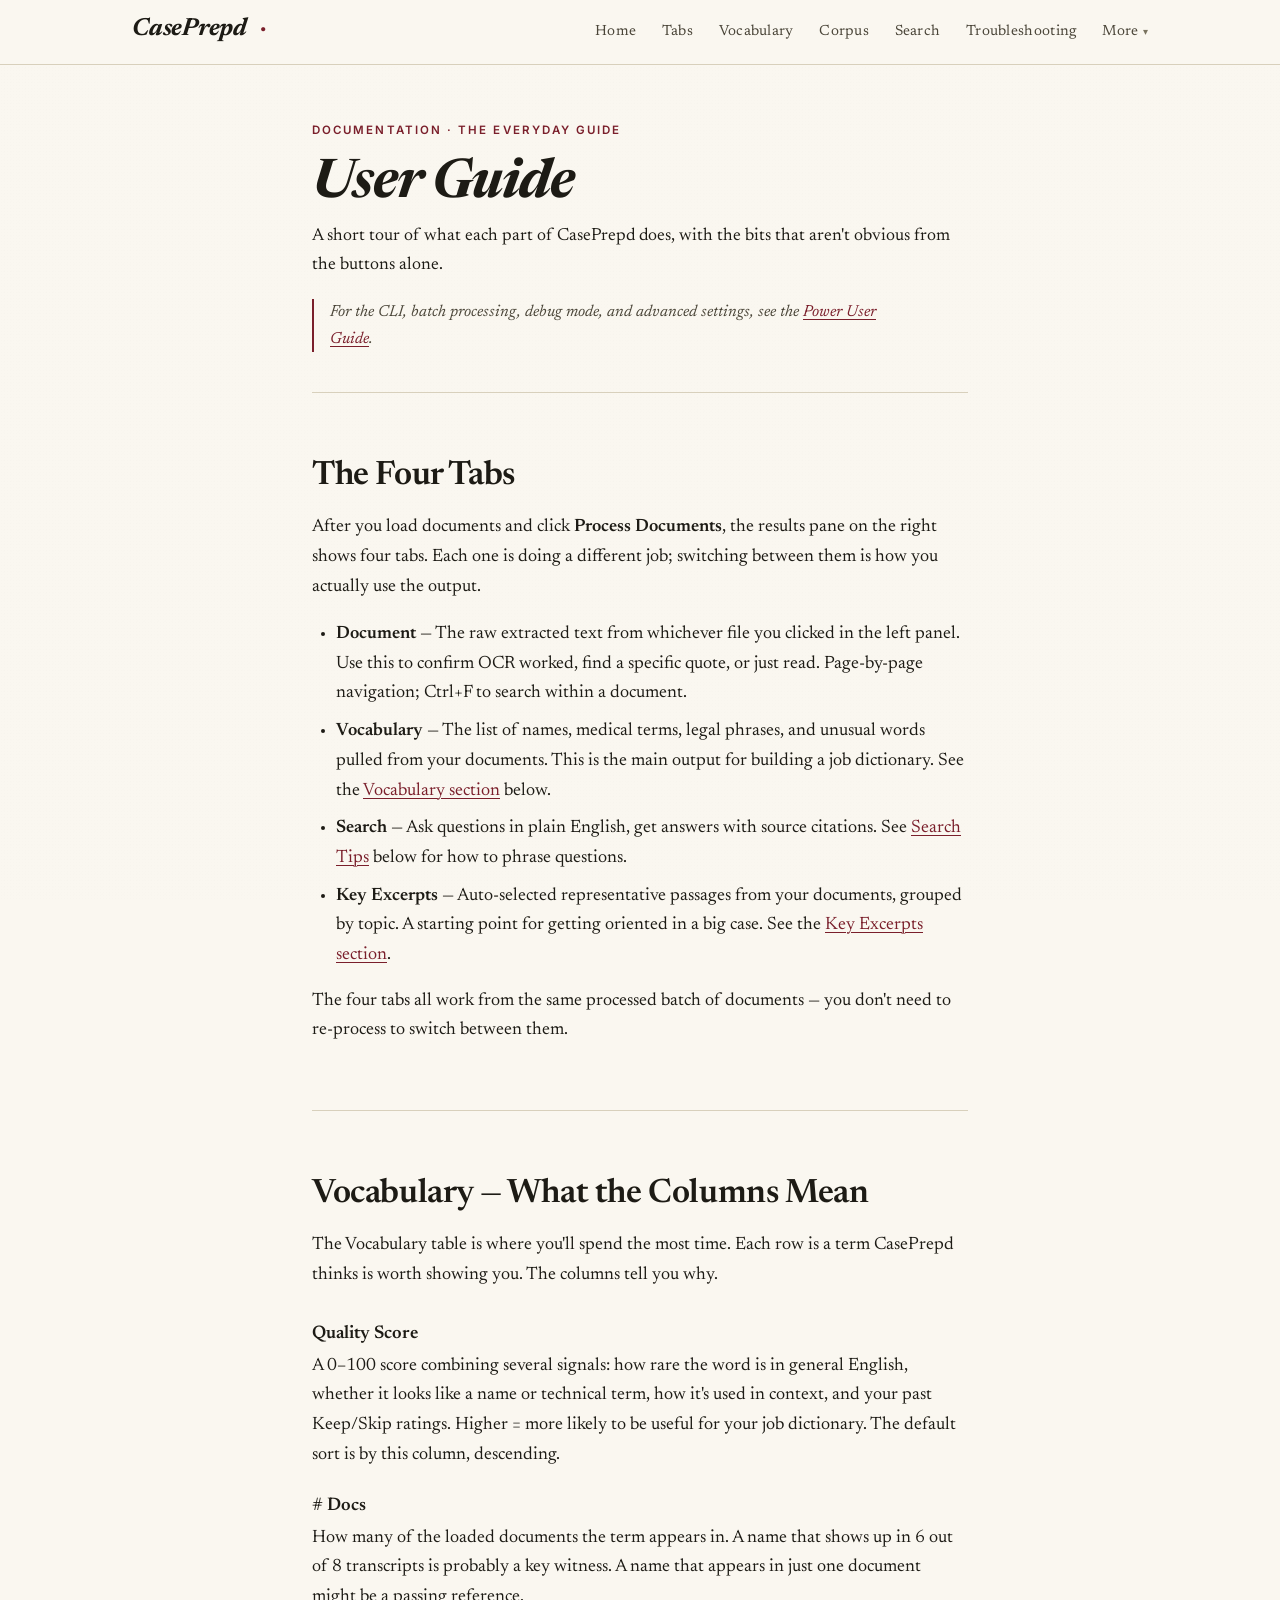
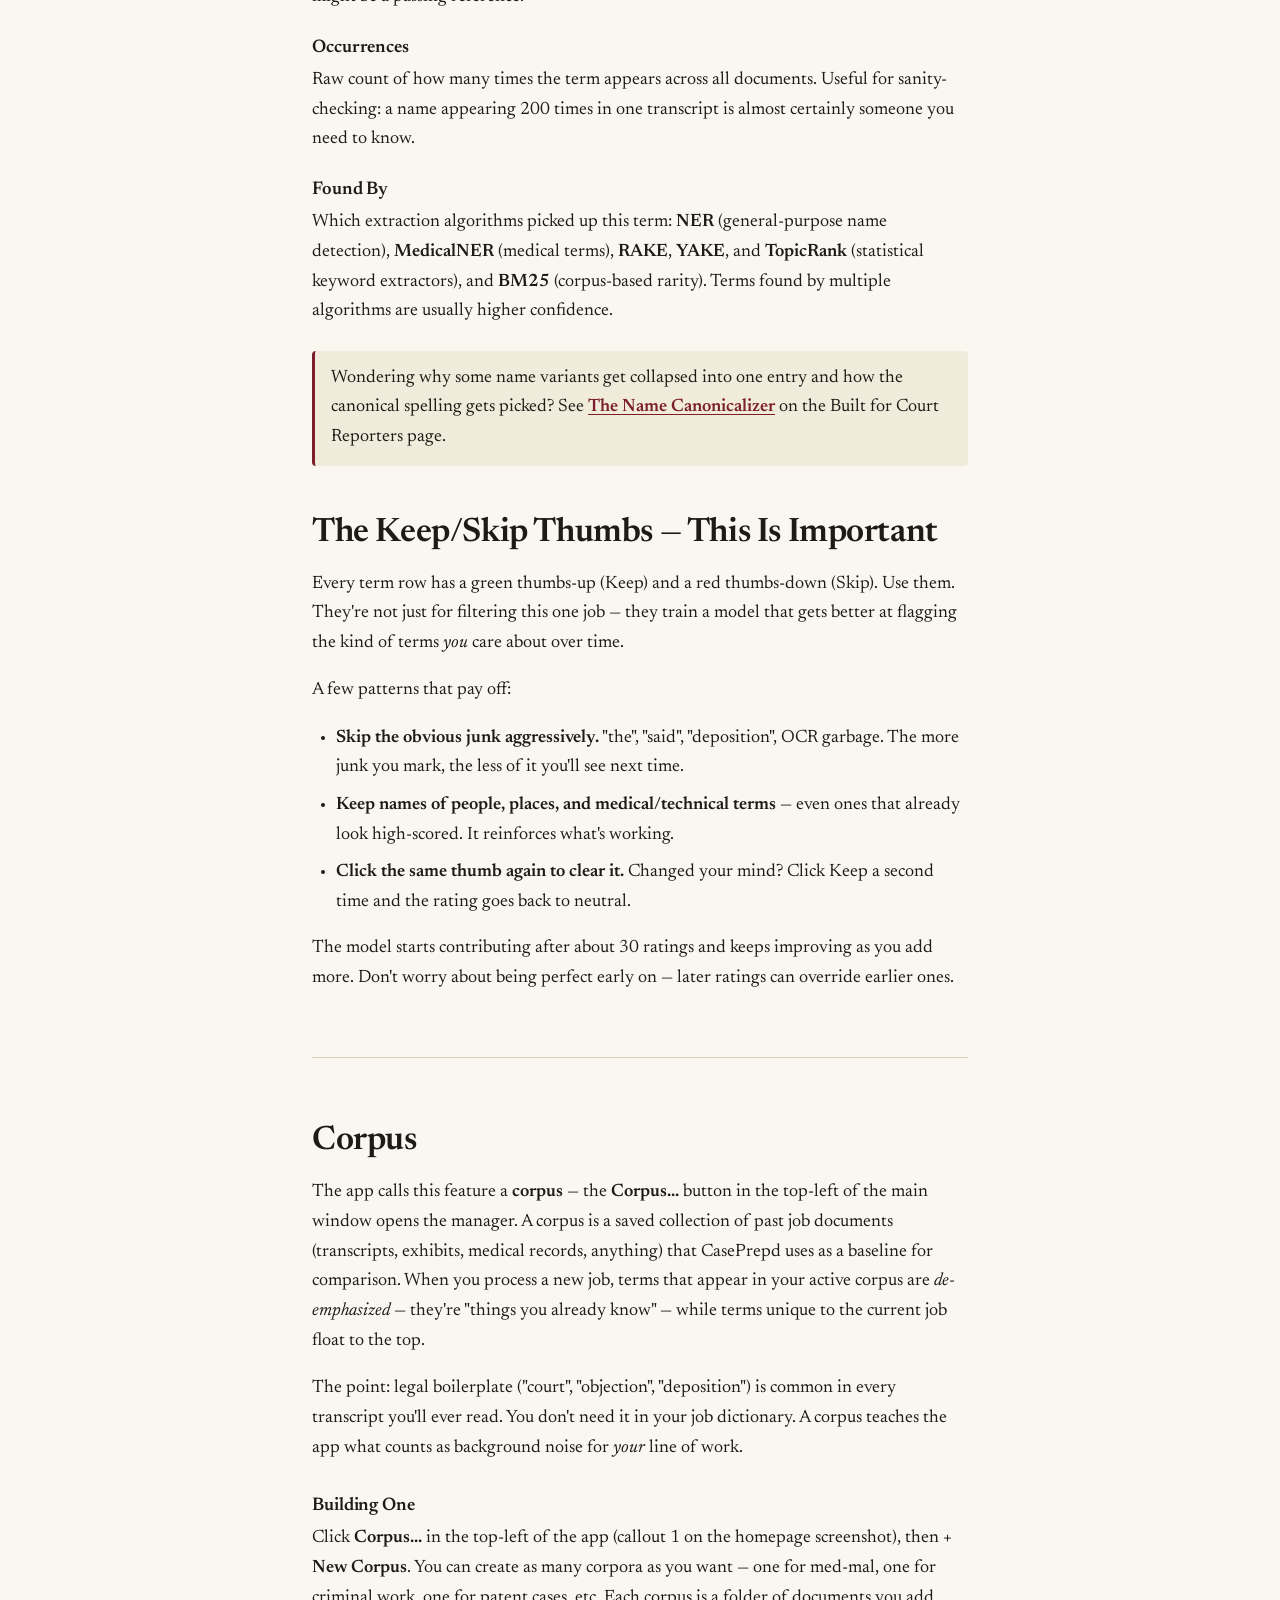
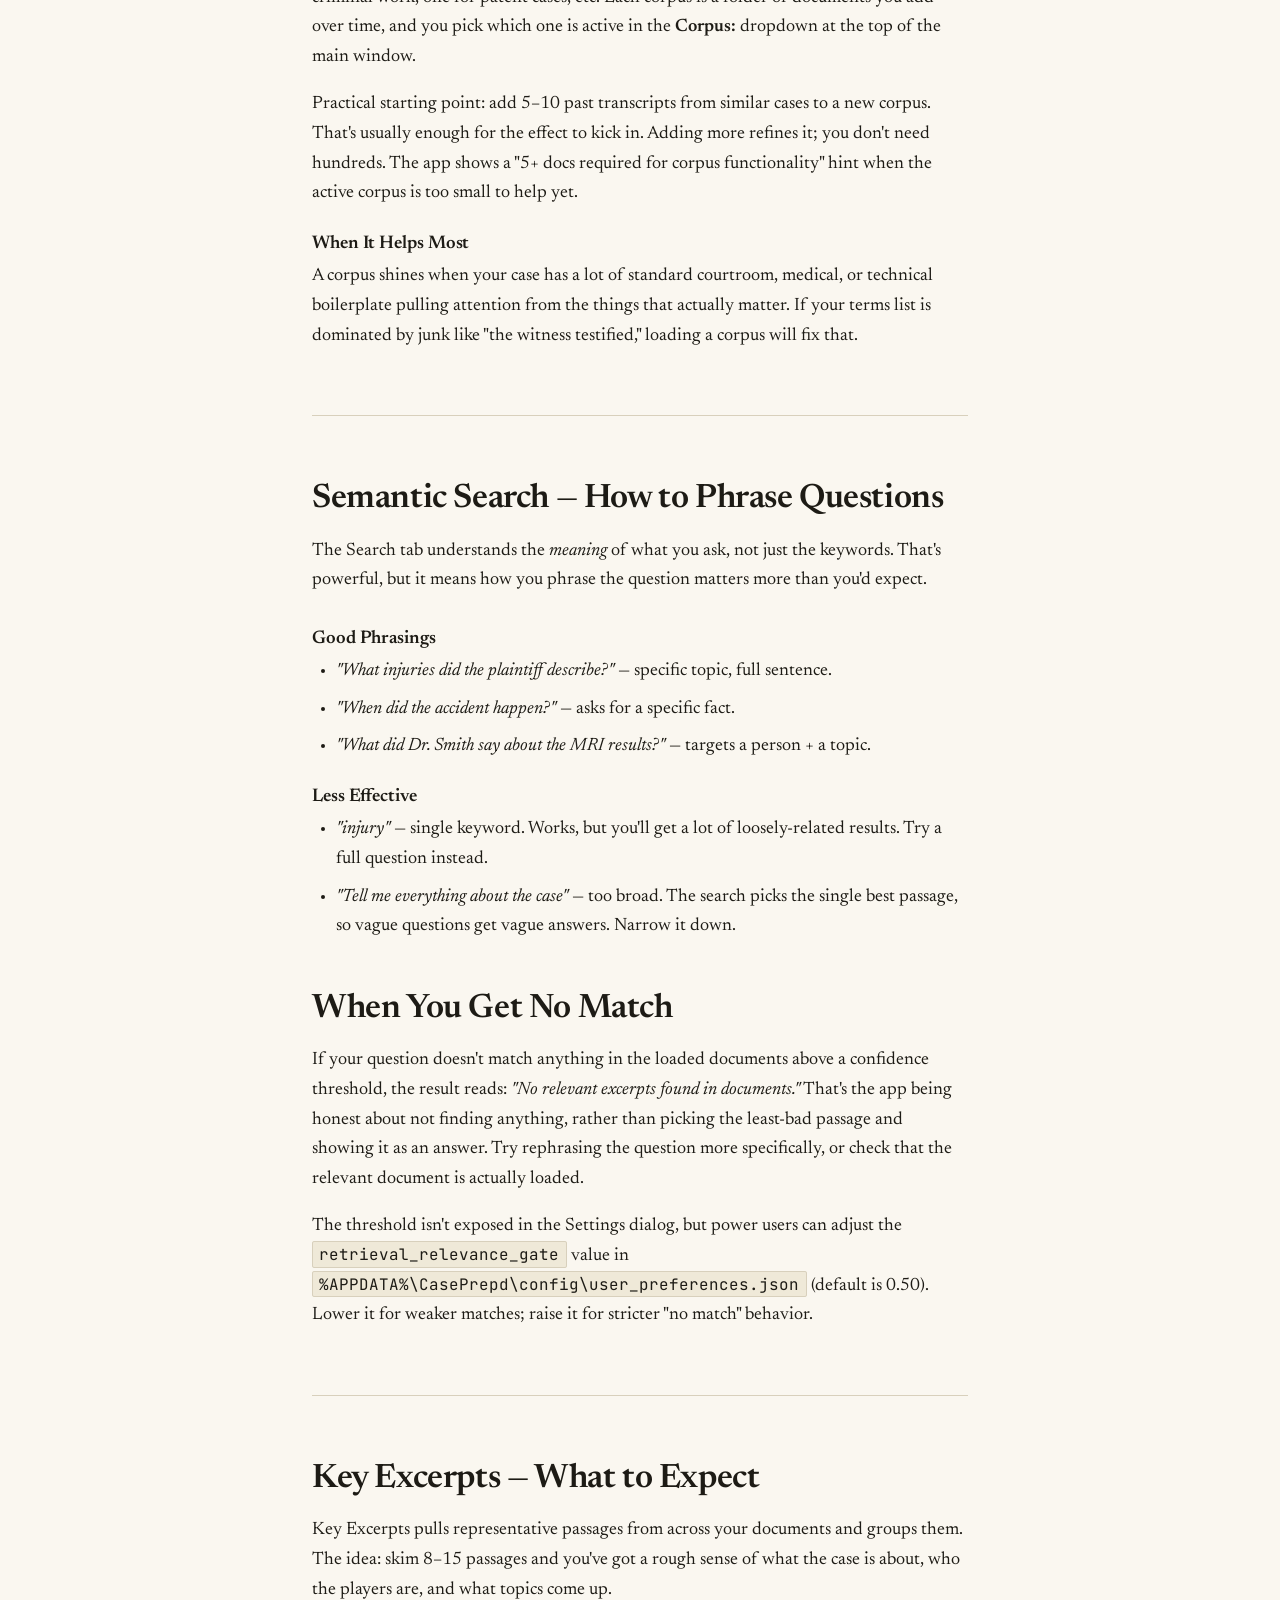
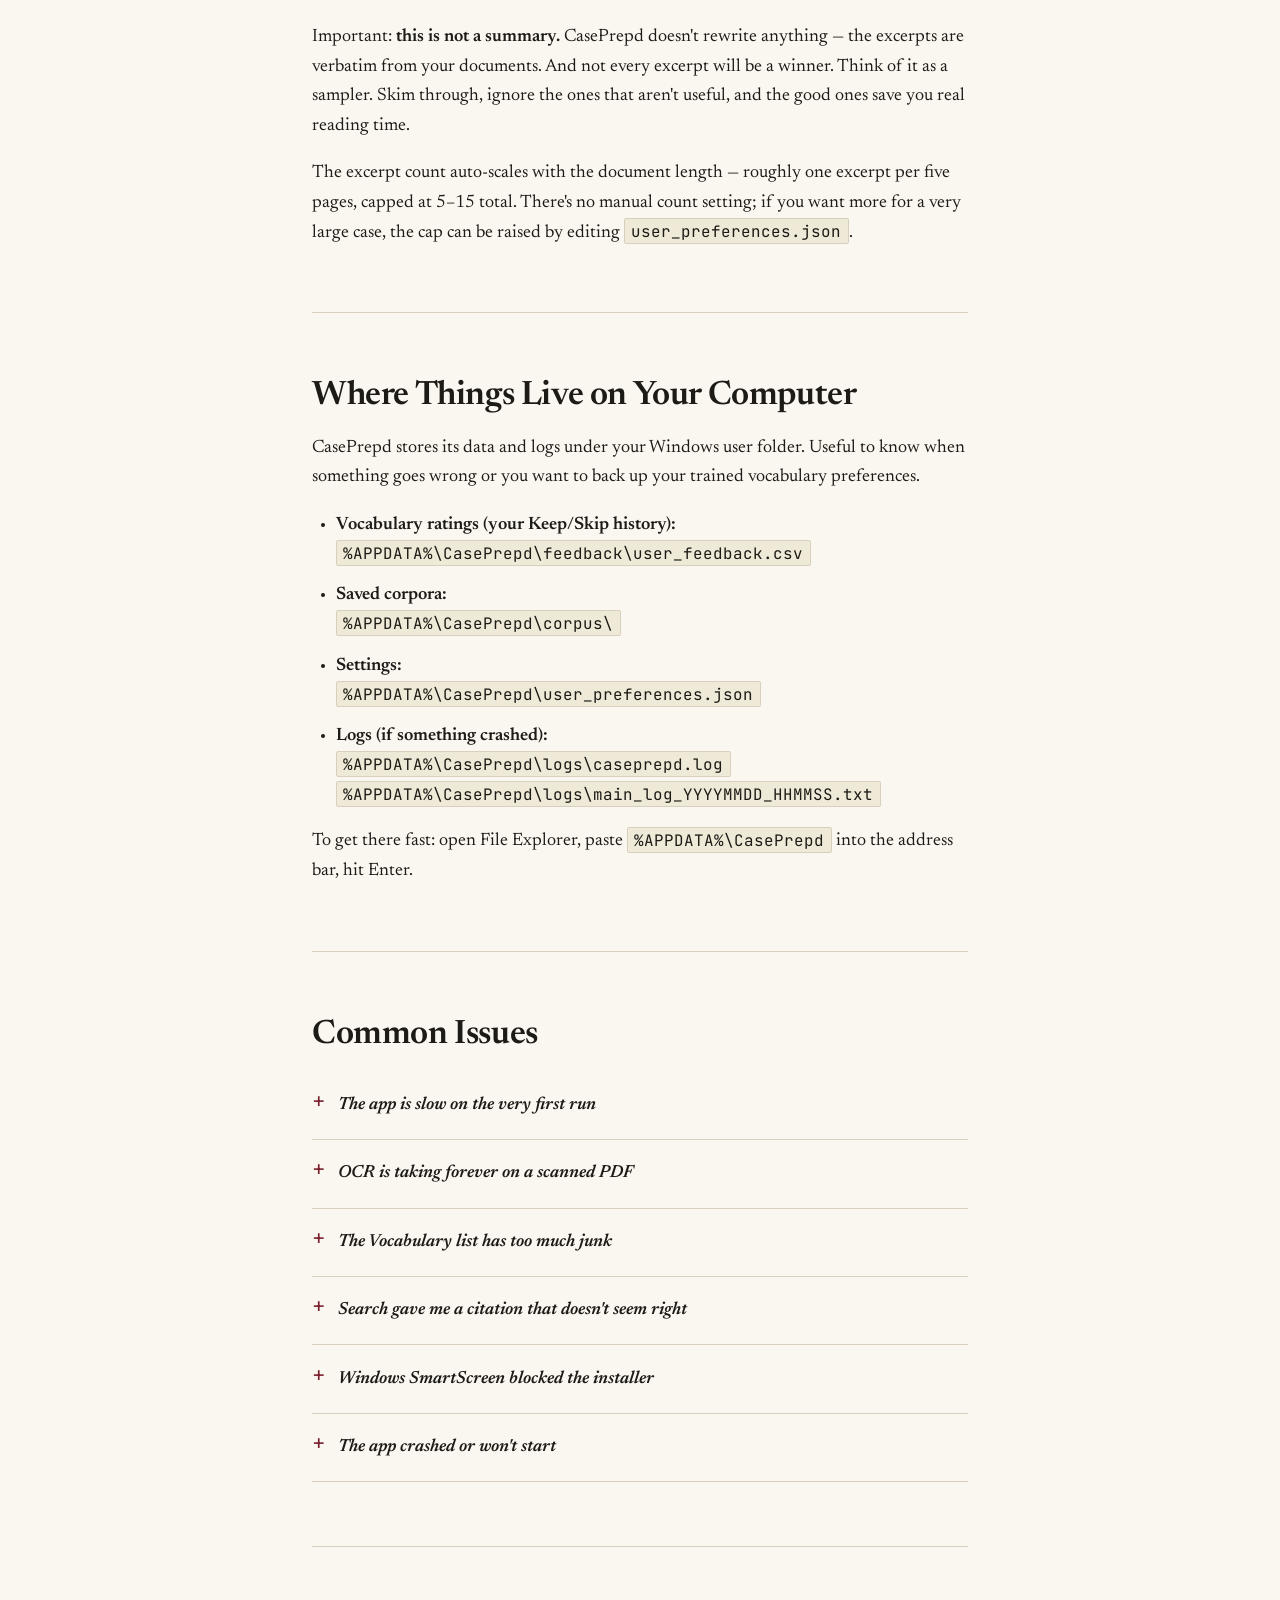
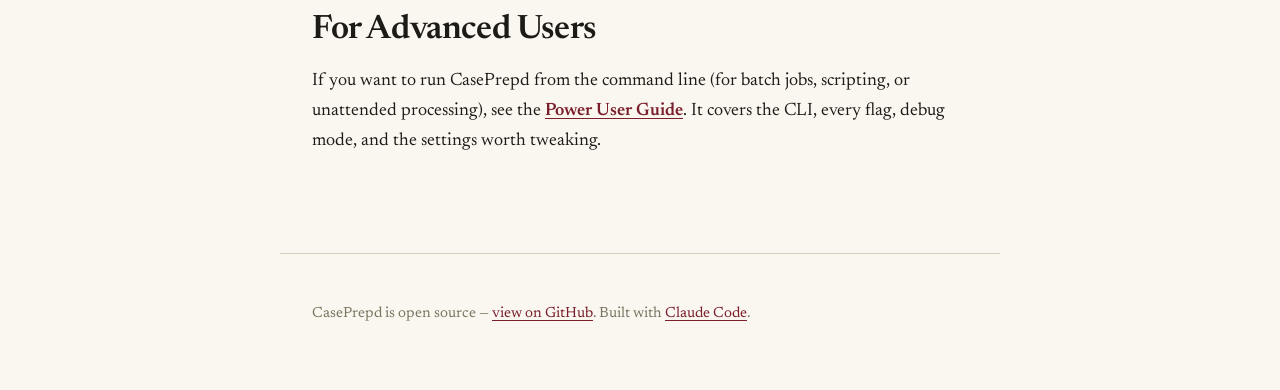
<file: guide.html>
<!DOCTYPE html>
<html lang="en">
<head>
  <meta charset="UTF-8">
  <meta name="viewport" content="width=device-width, initial-scale=1.0">
  <title>CasePrepd — User Guide</title>
  <link rel="stylesheet" href="style.css">
  <link rel="icon" href="favicon.ico" type="image/x-icon">
  <meta name="description" content="User guide for CasePrepd — how to use the Vocabulary, Search, and Key Excerpts features, build a corpus, and get the most out of the app.">
  <link rel="preconnect" href="https://fonts.googleapis.com">
  <link rel="preconnect" href="https://fonts.gstatic.com" crossorigin>
  <link href="https://fonts.googleapis.com/css2?family=Newsreader:ital,opsz,wght@0,6..72,400;0,6..72,500;0,6..72,600;0,6..72,700;1,6..72,400;1,6..72,500;1,6..72,600;1,6..72,700&family=Inter:wght@400;500;600&family=JetBrains+Mono:wght@400;500&display=swap" rel="stylesheet">
</head>
<body>

<header>
  <nav>
    <a href="index.html" class="logo">CasePrepd</a>
    <button class="hamburger" aria-label="Menu" aria-expanded="false">&#9776;</button>
    <div class="nav-links">
      <a href="index.html">Home</a>
      <a href="#tabs">Tabs</a>
      <a href="#vocabulary">Vocabulary</a>
      <a href="#corpus">Corpus</a>
      <a href="#search">Search</a>
      <a href="#troubleshooting">Troubleshooting</a>
      <div class="nav-dropdown">
        <button type="button" aria-haspopup="true" aria-expanded="false">More</button>
        <div class="nav-dropdown-menu" role="menu">
          <span class="menu-eyebrow">Guides</span>
          <a href="power-user.html" role="menuitem">Power User &amp; CLI</a>
          <a href="built-for-court-reporters.html" role="menuitem">Built for Court Reporters</a>
        </div>
      </div>
    </div>
  </nav>
</header>

<main>

<section class="hero" style="padding: 3.5rem 0 2.5rem;">
  <span class="eyebrow">Documentation &middot; The Everyday Guide</span>
  <h1 style="font-size: clamp(2.2rem, 5vw, 3.4rem);">User Guide</h1>
  <p class="subtitle">
    A short tour of what each part of CasePrepd does, with the bits that
    aren't obvious from the buttons alone.
  </p>
  <p class="built-for">
    For the CLI, batch processing, debug mode, and advanced settings, see the
    <a href="power-user.html">Power User Guide</a>.
  </p>
</section>

<section id="tabs">
  <h2>The Four Tabs</h2>
  <p>
    After you load documents and click <strong>Process Documents</strong>, the
    results pane on the right shows four tabs. Each one is doing a different
    job; switching between them is how you actually use the output.
  </p>
  <ul style="margin-left: 1.5rem; margin-top: 1rem;">
    <li style="margin-bottom: 0.5rem;"><strong>Document</strong> &mdash; The
      raw extracted text from whichever file you clicked in the left panel.
      Use this to confirm OCR worked, find a specific quote, or just read.
      Page-by-page navigation; Ctrl+F to search within a document.</li>
    <li style="margin-bottom: 0.5rem;"><strong>Vocabulary</strong> &mdash; The
      list of names, medical terms, legal phrases, and unusual words pulled
      from your documents. This is the main output for building a job
      dictionary. See the <a href="#vocabulary">Vocabulary section</a> below.</li>
    <li style="margin-bottom: 0.5rem;"><strong>Search</strong> &mdash; Ask
      questions in plain English, get answers with source citations. See
      <a href="#search">Search Tips</a> below for how to phrase questions.</li>
    <li style="margin-bottom: 0.5rem;"><strong>Key Excerpts</strong> &mdash;
      Auto-selected representative passages from your documents, grouped by
      topic. A starting point for getting oriented in a big case. See the
      <a href="#excerpts">Key Excerpts section</a>.</li>
  </ul>
  <p style="margin-top: 1rem;">
    The four tabs all work from the same processed batch of documents
    &mdash; you don't need to re-process to switch between them.
  </p>
</section>

<section id="vocabulary">
  <h2>Vocabulary &mdash; What the Columns Mean</h2>
  <p>
    The Vocabulary table is where you'll spend the most time. Each row is a
    term CasePrepd thinks is worth showing you. The columns tell you why.
  </p>

  <h3 style="margin-top: 2rem; color: var(--text);">Quality Score</h3>
  <p>
    A 0&ndash;100 score combining several signals: how rare the word is in
    general English, whether it looks like a name or technical term, how it's
    used in context, and your past Keep/Skip ratings. Higher = more likely
    to be useful for your job dictionary. The default sort is by this column,
    descending.
  </p>

  <h3 style="margin-top: 1.5rem; color: var(--text);"># Docs</h3>
  <p>
    How many of the loaded documents the term appears in. A name that shows
    up in 6 out of 8 transcripts is probably a key witness. A name that
    appears in just one document might be a passing reference.
  </p>

  <h3 style="margin-top: 1.5rem; color: var(--text);">Occurrences</h3>
  <p>
    Raw count of how many times the term appears across all documents.
    Useful for sanity-checking: a name appearing 200 times in one transcript
    is almost certainly someone you need to know.
  </p>

  <h3 style="margin-top: 1.5rem; color: var(--text);">Found By</h3>
  <p>
    Which extraction algorithms picked up this term: <strong>NER</strong>
    (general-purpose name detection), <strong>MedicalNER</strong> (medical
    terms), <strong>RAKE</strong>, <strong>YAKE</strong>, and
    <strong>TopicRank</strong> (statistical keyword extractors), and
    <strong>BM25</strong> (corpus-based rarity). Terms found by multiple
    algorithms are usually higher confidence.
  </p>

  <p style="margin-top: 1.5rem; padding: 0.8rem 1rem; background: var(--bg-light); border-left: 3px solid var(--accent); border-radius: 4px;">
    Wondering why some name variants get collapsed into one entry and how
    the canonical spelling gets picked? See
    <a href="built-for-court-reporters.html#names" style="color: var(--accent); font-weight: 600;">The
    Name Canonicalizer</a> on the Built for Court Reporters page.
  </p>

  <h2 style="margin-top: 3rem;">The Keep/Skip Thumbs &mdash; This Is Important</h2>
  <p>
    Every term row has a green thumbs-up (Keep) and a red thumbs-down (Skip).
    Use them. They're not just for filtering this one job &mdash; they train
    a model that gets better at flagging the kind of terms <em>you</em> care
    about over time.
  </p>
  <p>
    A few patterns that pay off:
  </p>
  <ul style="margin-left: 1.5rem; margin-top: 0.5rem;">
    <li style="margin-bottom: 0.5rem;"><strong>Skip the obvious junk
      aggressively.</strong> "the", "said", "deposition", OCR garbage. The
      more junk you mark, the less of it you'll see next time.</li>
    <li style="margin-bottom: 0.5rem;"><strong>Keep names of people,
      places, and medical/technical terms</strong> &mdash; even ones that
      already look high-scored. It reinforces what's working.</li>
    <li style="margin-bottom: 0.5rem;"><strong>Click the same thumb again
      to clear it.</strong> Changed your mind? Click Keep a second time and
      the rating goes back to neutral.</li>
  </ul>
  <p style="margin-top: 1rem;">
    The model starts contributing after about 30 ratings and keeps improving
    as you add more. Don't worry about being perfect early on &mdash;
    later ratings can override earlier ones.
  </p>
</section>

<section id="corpus">
  <h2>Corpus</h2>
  <p>
    The app calls this feature a <strong>corpus</strong> &mdash; the
    <strong>Corpus...</strong> button in the top-left of the main window
    opens the manager. A corpus is a saved collection of past job documents
    (transcripts, exhibits, medical records, anything) that CasePrepd uses
    as a baseline for comparison. When you process a new job, terms that
    appear in your active corpus are <em>de-emphasized</em> &mdash;
    they're "things you already know" &mdash; while terms unique to the
    current job float to the top.
  </p>
  <p>
    The point: legal boilerplate ("court", "objection", "deposition") is
    common in every transcript you'll ever read. You don't need it in your
    job dictionary. A corpus teaches the app what counts as background
    noise for <em>your</em> line of work.
  </p>

  <h3 style="margin-top: 2rem; color: var(--text);">Building One</h3>
  <p>
    Click <strong>Corpus...</strong> in the top-left of the app (callout 1
    on the homepage screenshot), then <strong>+ New Corpus</strong>. You can
    create as many corpora as you want &mdash; one for med-mal, one for
    criminal work, one for patent cases, etc. Each corpus is a folder of
    documents you add over time, and you pick which one is active in the
    <strong>Corpus:</strong> dropdown at the top of the main window.
  </p>
  <p>
    Practical starting point: add 5&ndash;10 past transcripts from similar
    cases to a new corpus. That's usually enough for the effect to kick in.
    Adding more refines it; you don't need hundreds. The app shows a
    "5+ docs required for corpus functionality" hint when the active corpus
    is too small to help yet.
  </p>

  <h3 style="margin-top: 1.5rem; color: var(--text);">When It Helps Most</h3>
  <p>
    A corpus shines when your case has a lot of standard courtroom,
    medical, or technical boilerplate pulling attention from the things
    that actually matter. If your terms list is dominated by junk like
    "the witness testified," loading a corpus will fix that.
  </p>
</section>

<section id="search">
  <h2>Semantic Search &mdash; How to Phrase Questions</h2>
  <p>
    The Search tab understands the <em>meaning</em> of what you ask, not
    just the keywords. That's powerful, but it means how you phrase the
    question matters more than you'd expect.
  </p>

  <h3 style="margin-top: 2rem; color: var(--text);">Good Phrasings</h3>
  <ul style="margin-left: 1.5rem;">
    <li style="margin-bottom: 0.5rem;"><em>"What injuries did the plaintiff
      describe?"</em> &mdash; specific topic, full sentence.</li>
    <li style="margin-bottom: 0.5rem;"><em>"When did the accident happen?"</em>
      &mdash; asks for a specific fact.</li>
    <li style="margin-bottom: 0.5rem;"><em>"What did Dr. Smith say about the
      MRI results?"</em> &mdash; targets a person + a topic.</li>
  </ul>

  <h3 style="margin-top: 1.5rem; color: var(--text);">Less Effective</h3>
  <ul style="margin-left: 1.5rem;">
    <li style="margin-bottom: 0.5rem;"><em>"injury"</em> &mdash; single
      keyword. Works, but you'll get a lot of loosely-related results. Try
      a full question instead.</li>
    <li style="margin-bottom: 0.5rem;"><em>"Tell me everything about the
      case"</em> &mdash; too broad. The search picks the single best
      passage, so vague questions get vague answers. Narrow it down.</li>
  </ul>

  <h2 style="margin-top: 3rem;">When You Get No Match</h2>
  <p>
    If your question doesn't match anything in the loaded documents
    above a confidence threshold, the result reads:
    <em>"No relevant excerpts found in documents."</em> That's the app
    being honest about not finding anything, rather than picking the
    least-bad passage and showing it as an answer. Try rephrasing the
    question more specifically, or check that the relevant document is
    actually loaded.
  </p>
  <p>
    The threshold isn't exposed in the Settings dialog, but power users
    can adjust the <code>retrieval_relevance_gate</code> value in
    <code>%APPDATA%\CasePrepd\config\user_preferences.json</code>
    (default is 0.50). Lower it for weaker matches; raise it for
    stricter "no match" behavior.
  </p>
</section>

<section id="excerpts">
  <h2>Key Excerpts &mdash; What to Expect</h2>
  <p>
    Key Excerpts pulls representative passages from across your documents
    and groups them. The idea: skim 8&ndash;15 passages and you've got
    a rough sense of what the case is about, who the players are, and
    what topics come up.
  </p>
  <p>
    Important: <strong>this is not a summary.</strong> CasePrepd doesn't
    rewrite anything &mdash; the excerpts are verbatim from your documents.
    And not every excerpt will be a winner. Think of it as a sampler.
    Skim through, ignore the ones that aren't useful, and the good ones
    save you real reading time.
  </p>
  <p>
    The excerpt count auto-scales with the document length &mdash;
    roughly one excerpt per five pages, capped at 5&ndash;15 total. There's
    no manual count setting; if you want more for a very large case, the
    cap can be raised by editing <code>user_preferences.json</code>.
  </p>
</section>

<section id="files">
  <h2>Where Things Live on Your Computer</h2>
  <p>
    CasePrepd stores its data and logs under your Windows user folder.
    Useful to know when something goes wrong or you want to back up
    your trained vocabulary preferences.
  </p>
  <ul style="margin-left: 1.5rem;">
    <li style="margin-bottom: 0.7rem;">
      <strong>Vocabulary ratings (your Keep/Skip history):</strong><br>
      <code>%APPDATA%\CasePrepd\feedback\user_feedback.csv</code>
    </li>
    <li style="margin-bottom: 0.7rem;">
      <strong>Saved corpora:</strong><br>
      <code>%APPDATA%\CasePrepd\corpus\</code>
    </li>
    <li style="margin-bottom: 0.7rem;">
      <strong>Settings:</strong><br>
      <code>%APPDATA%\CasePrepd\user_preferences.json</code>
    </li>
    <li style="margin-bottom: 0.7rem;">
      <strong>Logs (if something crashed):</strong><br>
      <code>%APPDATA%\CasePrepd\logs\caseprepd.log</code><br>
      <code>%APPDATA%\CasePrepd\logs\main_log_YYYYMMDD_HHMMSS.txt</code>
    </li>
  </ul>
  <p style="margin-top: 1rem;">
    To get there fast: open File Explorer, paste <code>%APPDATA%\CasePrepd</code>
    into the address bar, hit Enter.
  </p>
</section>

<section id="troubleshooting">
  <h2>Common Issues</h2>

  <details>
    <summary>The app is slow on the very first run</summary>
    <p>
      Expected. The first time you process documents after installing,
      CasePrepd has to load several AI models from disk into memory.
      This can take 30&ndash;60 seconds. Subsequent runs reuse the loaded
      models and start almost instantly.
    </p>
  </details>

  <details>
    <summary>OCR is taking forever on a scanned PDF</summary>
    <p>
      OCR is genuinely slow &mdash; about 1&ndash;2 seconds per page on
      a typical machine. A 300-page scanned deposition can take 5&ndash;10
      minutes. You can watch progress in the status bar. The Stop button
      cancels safely; partial results are kept.
    </p>
  </details>

  <details>
    <summary>The Vocabulary list has too much junk</summary>
    <p>
      Two things help: (1) Mark the junk with thumbs-down aggressively
      &mdash; the model learns fast. (2) Build a corpus from a few past
      transcripts so boilerplate gets de-emphasized automatically.
    </p>
  </details>

  <details>
    <summary>Search gave me a citation that doesn't seem right</summary>
    <p>
      If a real passage is returned but it isn't on point, the question
      probably needs to be more specific. If the search couldn't find
      anything confident enough to return, you'll see <em>"No relevant
      excerpts found in documents."</em> instead &mdash; try rephrasing
      the question more specifically, or check that the relevant
      document is loaded.
    </p>
  </details>

  <details>
    <summary>Windows SmartScreen blocked the installer</summary>
    <p>
      CasePrepd isn't code-signed (signing certificates cost hundreds of
      dollars a year for a free app). Click "More info" then "Run anyway"
      in the SmartScreen dialog. The full source is on GitHub if you want
      to inspect it before installing.
    </p>
  </details>

  <details>
    <summary>The app crashed or won't start</summary>
    <p>
      Check the crash log at <code>%APPDATA%\CasePrepd\crash.log</code>
      and the main log at <code>%APPDATA%\CasePrepd\logs\caseprepd.log</code>.
      If you can't figure it out, post the relevant log snippet to the
      <a href="https://github.com/caseprepd-app/CaseSummarizer/issues">GitHub
      Issues page</a> &mdash; with logs, problems are usually fixable in
      a day or two.
    </p>
  </details>
</section>

<section id="more">
  <h2>For Advanced Users</h2>
  <p>
    If you want to run CasePrepd from the command line (for batch jobs,
    scripting, or unattended processing), see the
    <a href="power-user.html" style="color: var(--accent); font-weight: 600;">Power
    User Guide</a>. It covers the CLI, every flag, debug mode, and the
    settings worth tweaking.
  </p>
</section>

</main>

<footer>
  <p>
    CasePrepd is open source &mdash;
    <a href="https://github.com/caseprepd-app/CaseSummarizer">view on GitHub</a>.
    Built with <a href="https://claude.ai/claude-code">Claude Code</a>.
  </p>
</footer>

<script>
  const hamburger = document.querySelector('.hamburger');
  const navLinks = document.querySelector('.nav-links');
  hamburger.addEventListener('click', () => {
    const open = navLinks.classList.toggle('open');
    hamburger.setAttribute('aria-expanded', open);
  });
  navLinks.addEventListener('click', (e) => {
    if (e.target.closest('.nav-dropdown > button')) return;
    if (e.target.tagName === 'A') {
      navLinks.classList.remove('open');
      hamburger.setAttribute('aria-expanded', 'false');
    }
  });
</script>

</body>
</html>
</file>
<file: style.css>
/* CasePrepd — editorial reference-manual stylesheet
   Serif typography, warm cream palette, oxblood accent, hairline rules.
   Variable names kept compatible with existing inline styles in HTML
   (--bg, --bg-light, --bg-card, --text, --text-muted, --accent, --radius). */

* { margin: 0; padding: 0; box-sizing: border-box; }

html {
  scroll-padding-top: 92px;
  -webkit-text-size-adjust: 100%;
}

:root {
  --paper:        #faf7f0;
  --paper-deep:   #f1ebdc;
  --paper-rule:   #d8d0bc;
  --ink:          #1d1b15;
  --ink-2:        #4b4639;
  --ink-3:        #7a7460;
  --accent:       #7a1f2b;
  --accent-soft:  #a44352;
  --accent-tint:  #efe2df;
  --code-bg:      #efe9d8;
  --shadow:       0 1px 0 rgba(29, 27, 21, 0.05),
                  0 8px 24px -12px rgba(29, 27, 21, 0.18);
  --radius:       2px;

  /* Backwards-compatible aliases for inline styles already in HTML */
  --bg:           var(--paper);
  --bg-light:     var(--paper-deep);
  --bg-card:      var(--paper-deep);
  --text:         var(--ink);
  --text-muted:   var(--ink-2);
  --text-link:    var(--accent);
  --accent-hover: var(--accent-soft);

  --serif: "Newsreader", "Source Serif Pro", Georgia, "Times New Roman", serif;
  --mono:  "JetBrains Mono", "SF Mono", Menlo, Consolas, monospace;
  --sans:  "Inter", -apple-system, BlinkMacSystemFont, "Segoe UI", sans-serif;

  --measure: 64ch;
}

body {
  font-family: var(--serif);
  background: var(--paper);
  color: var(--ink);
  font-size: 18px;
  line-height: 1.65;
  font-feature-settings: "kern", "liga", "onum" 1;
  -webkit-font-smoothing: antialiased;
  -moz-osx-font-smoothing: grayscale;
}

/* Subtle paper grain */
body::before {
  content: "";
  position: fixed;
  inset: 0;
  pointer-events: none;
  z-index: 1;
  opacity: 0.35;
  background-image:
    radial-gradient(rgba(29,27,21,0.025) 1px, transparent 1px),
    radial-gradient(rgba(29,27,21,0.018) 1px, transparent 1px);
  background-size: 3px 3px, 7px 7px;
  background-position: 0 0, 1px 2px;
}

/* === HEADER / NAV === */
header {
  background: rgba(250, 247, 240, 0.92);
  backdrop-filter: blur(8px);
  -webkit-backdrop-filter: blur(8px);
  border-bottom: 1px solid var(--paper-rule);
  position: sticky;
  top: 0;
  z-index: 100;
}

nav {
  max-width: 1080px;
  margin: 0 auto;
  padding: 1.1rem 2rem;
  display: flex;
  align-items: baseline;
  justify-content: space-between;
  gap: 1rem;
  flex-wrap: wrap;
}

.logo {
  font-family: var(--serif);
  font-size: 1.55rem;
  font-weight: 700;
  font-style: italic;
  color: var(--ink);
  text-decoration: none;
  letter-spacing: -0.01em;
  line-height: 1;
}

.logo::after {
  content: " \00B7";
  margin-left: 0.5rem;
  color: var(--accent);
  font-style: normal;
}

.hamburger {
  display: none;
  background: none;
  border: 1px solid var(--paper-rule);
  border-radius: var(--radius);
  color: var(--ink);
  font-size: 1.2rem;
  cursor: pointer;
  padding: 0.3rem 0.7rem;
  line-height: 1;
}

.nav-links {
  display: flex;
  gap: 1.6rem;
  flex-wrap: wrap;
  align-items: baseline;
  font-family: var(--serif);
  font-size: 0.92rem;
  letter-spacing: 0.02em;
}

.nav-links a {
  color: var(--ink-2);
  text-decoration: none;
  border-bottom: 1px solid transparent;
  padding-bottom: 2px;
  transition: color 0.15s ease, border-color 0.15s ease;
}

.nav-links a:hover,
.nav-links a:focus-visible {
  color: var(--accent);
  border-bottom-color: var(--accent);
}

.nav-dropdown { position: relative; }

.nav-dropdown > button {
  background: none;
  border: none;
  font: inherit;
  color: var(--ink-2);
  cursor: pointer;
  padding: 0;
  border-bottom: 1px solid transparent;
  padding-bottom: 2px;
}

.nav-dropdown > button::after {
  content: " \25BE";
  font-size: 0.7em;
  color: var(--ink-3);
  margin-left: 2px;
}

.nav-dropdown > button:hover,
.nav-dropdown:focus-within > button {
  color: var(--accent);
  border-bottom-color: var(--accent);
}

.nav-dropdown-menu {
  position: absolute;
  /* Snap directly to the button bottom — any margin-top here creates a
     dead zone where :hover drops and the menu disappears mid-traversal. */
  top: 100%;
  right: 0;
  background: var(--paper);
  border: 1px solid var(--paper-rule);
  border-radius: var(--radius);
  box-shadow: var(--shadow);
  min-width: 240px;
  padding: 0.5rem 0;
  display: none;
  z-index: 200;
}

.nav-dropdown:hover .nav-dropdown-menu,
.nav-dropdown:focus-within .nav-dropdown-menu {
  display: block;
}

.nav-dropdown-menu a {
  display: block;
  padding: 0.55rem 1.1rem;
  color: var(--ink);
  border-bottom: none;
  font-size: 0.95rem;
}

.nav-dropdown-menu a:hover {
  background: var(--paper-deep);
  color: var(--accent);
  border-bottom: none;
}

.nav-dropdown-menu .menu-eyebrow {
  display: block;
  padding: 0.4rem 1.1rem 0.2rem;
  font-family: var(--sans);
  font-size: 0.7rem;
  text-transform: uppercase;
  letter-spacing: 0.14em;
  color: var(--ink-3);
}

/* === MAIN / SECTIONS === */
main {
  max-width: 720px;
  margin: 0 auto;
  padding: 0 2rem;
  position: relative;
  z-index: 2;
}

section {
  padding: 4rem 0;
  border-bottom: 1px solid var(--paper-rule);
}

section:last-child { border-bottom: none; }

.eyebrow {
  font-family: var(--sans);
  font-size: 0.72rem;
  font-weight: 600;
  text-transform: uppercase;
  letter-spacing: 0.18em;
  color: var(--accent);
  margin-bottom: 0.8rem;
  display: block;
}

/* === TYPOGRAPHY === */
h1, h2, h3, h4 {
  font-family: var(--serif);
  color: var(--ink);
  font-weight: 600;
  line-height: 1.15;
  letter-spacing: -0.012em;
}

h1 {
  font-size: clamp(2.6rem, 6vw, 4.2rem);
  font-weight: 700;
  margin-bottom: 0.4rem;
}

h2 {
  font-size: clamp(1.6rem, 3vw, 2.1rem);
  margin-bottom: 1.1rem;
  font-weight: 600;
}

h3 {
  font-size: 1.15rem;
  font-weight: 600;
  margin-bottom: 0.5rem;
  color: var(--ink);
  letter-spacing: -0.005em;
}

p { margin-bottom: 1.1rem; }
p:last-child { margin-bottom: 0; }

a { color: var(--accent); text-decoration: underline; text-decoration-thickness: 1px; text-underline-offset: 3px; }
a:hover { color: var(--accent-soft); }

strong { font-weight: 600; }
em { font-style: italic; }

code {
  font-family: var(--mono);
  font-size: 0.88em;
  background: var(--code-bg);
  padding: 0.1em 0.4em;
  border-radius: var(--radius);
  color: var(--ink);
  border: 1px solid var(--paper-rule);
}

pre {
  background: var(--code-bg) !important;
  border: 1px solid var(--paper-rule) !important;
  border-left: 3px solid var(--accent) !important;
  border-radius: var(--radius) !important;
  padding: 1rem 1.2rem !important;
  overflow-x: auto;
  margin: 1.3rem 0 !important;
  font-family: var(--mono);
  font-size: 0.88rem;
  line-height: 1.55;
}

pre code {
  background: none !important;
  border: none !important;
  padding: 0 !important;
  font-size: inherit;
  color: var(--ink) !important;
}

/* === HERO === */
.hero {
  text-align: left;
  padding: 5rem 0 4rem;
  border-bottom: 1px solid var(--paper-rule);
}

.hero h1 {
  font-style: italic;
  letter-spacing: -0.02em;
}

.tagline {
  font-size: clamp(1.15rem, 2vw, 1.45rem);
  color: var(--ink-2);
  font-style: italic;
  margin-bottom: 1.6rem;
  font-weight: 400;
  line-height: 1.35;
}

.subtitle {
  font-size: 1.1rem;
  max-width: var(--measure);
  margin: 0 0 1.2rem;
  color: var(--ink);
}

.built-for {
  font-size: 1rem;
  color: var(--ink-2);
  font-style: italic;
  margin-bottom: 2.2rem;
  max-width: var(--measure);
  padding-left: 1rem;
  border-left: 2px solid var(--accent);
}

.attribution {
  margin-top: 2.2rem;
  font-size: 0.92rem;
  color: var(--ink-3);
  font-style: italic;
}

/* === CTA BUTTON === */
.cta-button {
  display: inline-block;
  background: var(--paper);
  color: var(--accent);
  border: 1px solid var(--accent);
  padding: 0.75rem 1.7rem;
  border-radius: var(--radius);
  text-decoration: none;
  font-family: var(--sans);
  font-weight: 500;
  font-size: 0.95rem;
  letter-spacing: 0.04em;
  text-transform: uppercase;
  transition: background 0.18s ease, color 0.18s ease;
}

.cta-button:hover {
  background: var(--accent);
  color: var(--paper);
}

/* === "IN THIS ISSUE" TOC === */
.toc {
  margin-top: 3rem;
  padding-top: 2rem;
  border-top: 1px solid var(--paper-rule);
}

.toc-eyebrow {
  font-family: var(--sans);
  font-size: 0.72rem;
  text-transform: uppercase;
  letter-spacing: 0.18em;
  color: var(--ink-3);
  margin-bottom: 1.2rem;
  font-weight: 600;
}

.toc-list {
  list-style: none;
  padding: 0;
  display: grid;
  grid-template-columns: repeat(auto-fit, minmax(220px, 1fr));
  gap: 0.4rem 2rem;
  font-size: 0.98rem;
}

.toc-list li {
  display: flex;
  align-items: baseline;
  border-bottom: 1px dotted var(--paper-rule);
  padding: 0.4rem 0;
}

.toc-list a {
  color: var(--ink);
  text-decoration: none;
  flex: 1;
  font-style: italic;
}

.toc-list a:hover { color: var(--accent); }

.toc-list .toc-num {
  font-family: var(--mono);
  color: var(--ink-3);
  font-size: 0.78rem;
  margin-right: 0.6rem;
  letter-spacing: 0.02em;
  font-style: normal;
}

/* === FEATURES — editorial, not cards === */
.features { padding-top: 4rem; }

.feature-grid {
  display: block;
  margin-bottom: 1.5rem;
}

.feature-card {
  background: transparent !important;
  padding: 0 !important;
  border: none !important;
  border-radius: 0 !important;
  margin-bottom: 2.5rem;
  padding-bottom: 2.5rem !important;
  border-bottom: 1px solid var(--paper-rule) !important;
  display: grid;
  grid-template-columns: 180px 1fr;
  gap: 2.5rem;
  align-items: start;
}

.feature-card:last-child {
  border-bottom: none !important;
  margin-bottom: 0;
  padding-bottom: 0 !important;
}

.feature-card h3 {
  font-family: var(--serif);
  font-size: 1.2rem;
  color: var(--ink);
  margin: 0;
  font-weight: 600;
  font-style: italic;
  border-top: 2px solid var(--accent);
  display: inline-block;
  padding-top: 0.7rem;
}

.feature-card p {
  color: var(--ink-2);
  font-size: 1rem;
  margin: 0;
}

.export-note {
  text-align: left;
  color: var(--ink-3);
  font-style: italic;
  margin-top: 2rem;
  font-size: 0.95rem;
  padding-top: 1rem;
  border-top: 1px solid var(--paper-rule);
}

/* === SCREENSHOTS === */
.screenshots { text-align: left; }

.screenshot-item { margin-bottom: 3.5rem; }
.screenshot-item:last-child { margin-bottom: 0; }

.screenshot-label {
  font-family: var(--sans);
  font-size: 0.72rem;
  text-transform: uppercase;
  letter-spacing: 0.18em;
  color: var(--accent);
  margin-bottom: 1rem;
  font-weight: 600;
}

.screenshot-item img {
  max-width: 100%;
  display: block;
  border-radius: var(--radius);
  border: 1px solid var(--paper-rule);
  box-shadow: var(--shadow);
  cursor: zoom-in;
  transition: transform 0.25s ease, box-shadow 0.25s ease;
}

.screenshot-item img:hover {
  transform: translateY(-1px);
  box-shadow: 0 1px 0 rgba(29,27,21,0.05),
              0 18px 36px -16px rgba(29,27,21,0.28);
}

.screenshot-description {
  text-align: left;
  max-width: var(--measure);
  margin: 1.2rem 0 0;
  color: var(--ink-2);
  font-size: 1rem;
  line-height: 1.6;
}

/* Annotated screenshot */
.annotated-screenshot {
  position: relative;
  display: inline-block;
  max-width: 100%;
}

.callout {
  position: absolute;
  width: 28px;
  height: 28px;
  background: var(--accent);
  color: var(--paper);
  border-radius: 50%;
  font-family: var(--sans);
  font-size: 0.78rem;
  font-weight: 700;
  line-height: 28px;
  text-align: center;
  box-shadow: 0 2px 8px rgba(29,27,21,0.4);
  border: 2px solid var(--paper);
  pointer-events: none;
}

.callout-1 { top: 7%; right: 14%; }
.callout-2 { top: 42%; left: 15%; }
.callout-3 { top: 22%; left: 55%; }
.callout-4 { bottom: 12%; left: 15%; }
.callout-5 { bottom: 7%; left: 52%; }

.callout-legend {
  text-align: left;
  max-width: var(--measure);
  margin: 1.4rem 0 0;
  padding-left: 0;
  list-style: none;
  counter-reset: legend;
}

.callout-legend li {
  counter-increment: legend;
  padding: 0.5rem 0 0.5rem 2.4rem;
  position: relative;
  color: var(--ink-2);
  font-size: 0.95rem;
  border-bottom: 1px dotted var(--paper-rule);
}

.callout-legend li:last-child { border-bottom: none; }

.callout-legend li::before {
  content: counter(legend);
  position: absolute;
  left: 0;
  top: 0.55rem;
  width: 22px;
  height: 22px;
  background: var(--accent);
  color: var(--paper);
  border-radius: 50%;
  font-family: var(--sans);
  font-size: 0.7rem;
  font-weight: 700;
  line-height: 22px;
  text-align: center;
}

@media (max-width: 600px) {
  .callout { width: 22px; height: 22px; font-size: 0.7rem; line-height: 22px; }
}

/* === AUDIENCE === */
.audience ul { list-style: none; padding: 0; }

.audience li {
  padding: 0.65rem 0 0.65rem 1.8rem;
  position: relative;
  color: var(--ink-2);
  border-bottom: 1px dotted var(--paper-rule);
  font-size: 1rem;
}

.audience li:last-child { border-bottom: none; }

.audience li::before {
  content: "\2014";
  position: absolute;
  left: 0;
  color: var(--accent);
  font-weight: bold;
}

/* === HOW IT WORKS === */
.how-it-works p {
  margin-bottom: 1.1rem;
  color: var(--ink-2);
  max-width: var(--measure);
}

/* === REQUIREMENTS === */
.requirements ul { list-style: none; padding: 0; }

.requirements li {
  padding: 0.5rem 0 0.5rem 1.5rem;
  position: relative;
  color: var(--ink-2);
}

.requirements li::before {
  content: "\2022";
  position: absolute;
  left: 0.3rem;
  color: var(--accent);
}

/* === GETTING STARTED === */
.getting-started { text-align: left; }

.steps { display: block; margin-top: 1.5rem; }

.step {
  background: transparent !important;
  padding: 0 !important;
  border: none !important;
  border-radius: 0 !important;
  margin-bottom: 1.8rem;
  padding-bottom: 1.8rem !important;
  border-bottom: 1px solid var(--paper-rule) !important;
  display: grid;
  grid-template-columns: 90px 1fr;
  gap: 1.8rem;
  align-items: baseline;
}

.step:last-child {
  border-bottom: none !important;
  margin-bottom: 0;
  padding-bottom: 0 !important;
}

.step-number {
  display: inline-block;
  width: auto;
  height: auto;
  background: none !important;
  color: var(--accent) !important;
  border-radius: 0 !important;
  font-family: var(--serif);
  font-size: 2.6rem;
  font-weight: 400;
  font-style: italic;
  line-height: 1;
  text-align: left;
  margin-bottom: 0;
}

.step h3 {
  font-style: italic;
  font-weight: 600;
  margin-bottom: 0.35rem;
  color: var(--ink);
}

.step p {
  color: var(--ink-2);
  font-size: 0.98rem;
  margin: 0;
}

/* === DOWNLOAD === */
.download { text-align: left; }

.version-info {
  font-size: 0.88rem;
  color: var(--ink-3);
  margin-top: 0.8rem;
  font-family: var(--mono);
  letter-spacing: 0.02em;
}

.download-hint {
  font-size: 0.95rem;
  color: var(--ink-2);
  margin-top: 0.3rem;
  font-style: italic;
}

.download > p { margin-bottom: 1.6rem; }

.smartscreen-warning {
  background: var(--paper-deep);
  border: 1px solid var(--paper-rule);
  border-left: 3px solid var(--accent);
  border-radius: var(--radius);
  padding: 1.5rem 1.8rem;
  text-align: left;
  margin-top: 1.5rem;
}

.smartscreen-warning h3 {
  margin-bottom: 0.7rem;
  color: var(--ink);
  font-style: italic;
}

.smartscreen-warning p {
  color: var(--ink-2);
  margin-bottom: 0.6rem;
  font-size: 0.97rem;
}

.smartscreen-screenshot {
  max-width: 100%;
  border-radius: var(--radius);
  border: 1px solid var(--paper-rule);
  box-shadow: var(--shadow);
  margin: 1rem 0;
  cursor: zoom-in;
}

/* === FAQ === */
details {
  background: transparent !important;
  border: none !important;
  border-bottom: 1px solid var(--paper-rule) !important;
  border-radius: 0 !important;
  margin-bottom: 0 !important;
  padding: 1.2rem 0 !important;
}

details:last-of-type { border-bottom: 1px solid var(--paper-rule) !important; }

summary {
  cursor: pointer;
  font-weight: 600;
  font-style: italic;
  font-size: 1.1rem;
  color: var(--ink);
  list-style: none;
  position: relative;
  padding-left: 1.6rem;
  transition: color 0.15s ease;
}

summary::-webkit-details-marker { display: none; }

summary::before {
  content: "+";
  position: absolute;
  left: 0;
  top: -0.05em;
  color: var(--accent);
  font-family: var(--sans);
  font-weight: 400;
  font-style: normal;
  font-size: 1.3rem;
  line-height: 1;
}

details[open] summary::before { content: "\2212"; }

summary:hover { color: var(--accent); }

details p {
  margin-top: 0.9rem;
  margin-left: 1.6rem;
  color: var(--ink-2);
  font-size: 1rem;
}

/* === TABLES (power-user.html) === */
table {
  width: 100%;
  border-collapse: collapse;
  margin-top: 1rem;
  font-size: 0.95rem;
}

table th {
  text-align: left;
  padding: 0.7rem 0.6rem !important;
  border-bottom: 2px solid var(--ink) !important;
  background: transparent !important;
  font-family: var(--sans);
  font-size: 0.72rem !important;
  text-transform: uppercase;
  letter-spacing: 0.14em;
  color: var(--ink) !important;
  font-weight: 600;
}

table td {
  padding: 0.7rem 0.6rem !important;
  border-bottom: 1px solid var(--paper-rule) !important;
  vertical-align: top;
  color: var(--ink-2);
}

table tr:hover td { background: var(--paper-deep); }

/* === FOOTER === */
footer {
  max-width: 720px;
  margin: 2rem auto 0;
  padding: 3rem 2rem 4rem;
  text-align: left;
  color: var(--ink-3);
  font-size: 0.92rem;
  position: relative;
  z-index: 2;
  border-top: 1px solid var(--paper-rule);
}

footer p { margin-bottom: 0.4rem; }

footer a {
  color: var(--accent);
  text-decoration: underline;
  text-decoration-thickness: 1px;
  text-underline-offset: 3px;
}

footer a:hover { color: var(--accent-soft); }

footer .support { margin-top: 1.2rem; font-style: italic; }

/* === LIGHTBOX === */
.lightbox {
  position: fixed;
  inset: 0;
  background: rgba(29, 27, 21, 0.92);
  display: none;
  align-items: center;
  justify-content: center;
  z-index: 1000;
  padding: 2rem;
  cursor: zoom-out;
  opacity: 0;
  transition: opacity 0.18s ease;
}

.lightbox.open {
  display: flex;
  opacity: 1;
}

.lightbox img {
  max-width: 95vw;
  max-height: 92vh;
  box-shadow: 0 8px 60px -8px rgba(0,0,0,0.6);
  border-radius: var(--radius);
  cursor: zoom-out;
}

.lightbox-close {
  position: absolute;
  top: 1.2rem;
  right: 1.5rem;
  background: none;
  border: 1px solid rgba(250,247,240,0.4);
  color: var(--paper);
  font-size: 1.5rem;
  width: 38px;
  height: 38px;
  line-height: 1;
  border-radius: 50%;
  cursor: pointer;
  font-family: var(--sans);
}

.lightbox-close:hover {
  background: rgba(250,247,240,0.1);
  border-color: var(--paper);
}

/* === RESPONSIVE === */
@media (max-width: 760px) {
  main { padding: 0 1.4rem; }
  nav { padding: 0.9rem 1.4rem; }
  footer { padding: 2rem 1.4rem 3rem; }
  body { font-size: 17px; }

  .hero { padding: 3rem 0 2.5rem; }
  section { padding: 3rem 0; }

  .feature-card {
    grid-template-columns: 1fr;
    gap: 0.5rem;
  }

  .step {
    grid-template-columns: 60px 1fr;
    gap: 1rem;
  }

  .step-number { font-size: 2rem; }

  nav { flex-wrap: wrap; }
  .hamburger { display: block; }

  .nav-links {
    display: none;
    width: 100%;
    flex-direction: column;
    gap: 1rem;
    padding-top: 1rem;
    font-size: 1rem;
  }

  .nav-links.open { display: flex; }

  .nav-dropdown-menu {
    position: static;
    display: block;
    box-shadow: none;
    border: none;
    border-left: 2px solid var(--paper-rule);
    margin: 0.3rem 0 0.3rem 1rem;
    padding: 0;
    background: transparent;
    min-width: 0;
  }

  .nav-dropdown-menu a { padding: 0.4rem 1rem; }
  .nav-dropdown-menu .menu-eyebrow { display: none; }
  .nav-dropdown > button::after { display: none; }
}

/* === PRINT === */
@media print {
  html { scroll-padding-top: 0; }
  body {
    background: white;
    color: black;
    font-size: 11pt;
  }
  body::before { display: none; }
  header, footer, .hamburger, .cta-button, .lightbox, .toc {
    display: none !important;
  }
  main { max-width: none; padding: 0; }
  section { padding: 1rem 0; border-bottom: 1px solid #999; break-inside: avoid; }
  a { color: black; text-decoration: underline; }
  a[href^="http"]::after {
    content: " (" attr(href) ")";
    font-size: 0.8em;
    color: #444;
  }
  h1, h2, h3 { color: black; break-after: avoid; }
  pre, code { background: #f5f5f5 !important; color: black !important; border: 1px solid #ccc !important; }
  .smartscreen-warning, .feature-card, .step {
    background: white; border-color: #999;
    break-inside: avoid;
  }
  details { break-inside: avoid; }
  details > summary { font-weight: bold; }
  details > summary::before { content: ""; }
  details:not([open]) > *:not(summary) { display: block !important; }
  img { max-width: 100% !important; page-break-inside: avoid; }
  .callout { display: none; }
}

/* === PRISM.JS SYNTAX HIGHLIGHTING (custom theme for power-user CLI) === */
.token.comment  { color: var(--ink-3); font-style: italic; }
.token.string   { color: #6a4232; }
.token.keyword,
.token.builtin  { color: var(--accent); font-weight: 600; }
.token.function { color: #3a5a78; }
.token.operator,
.token.punctuation { color: var(--ink-2); }
.token.parameter { color: #8a6c2a; }
.token.number    { color: #6a4232; }
.token.variable  { color: #3a5a78; }
</file>
